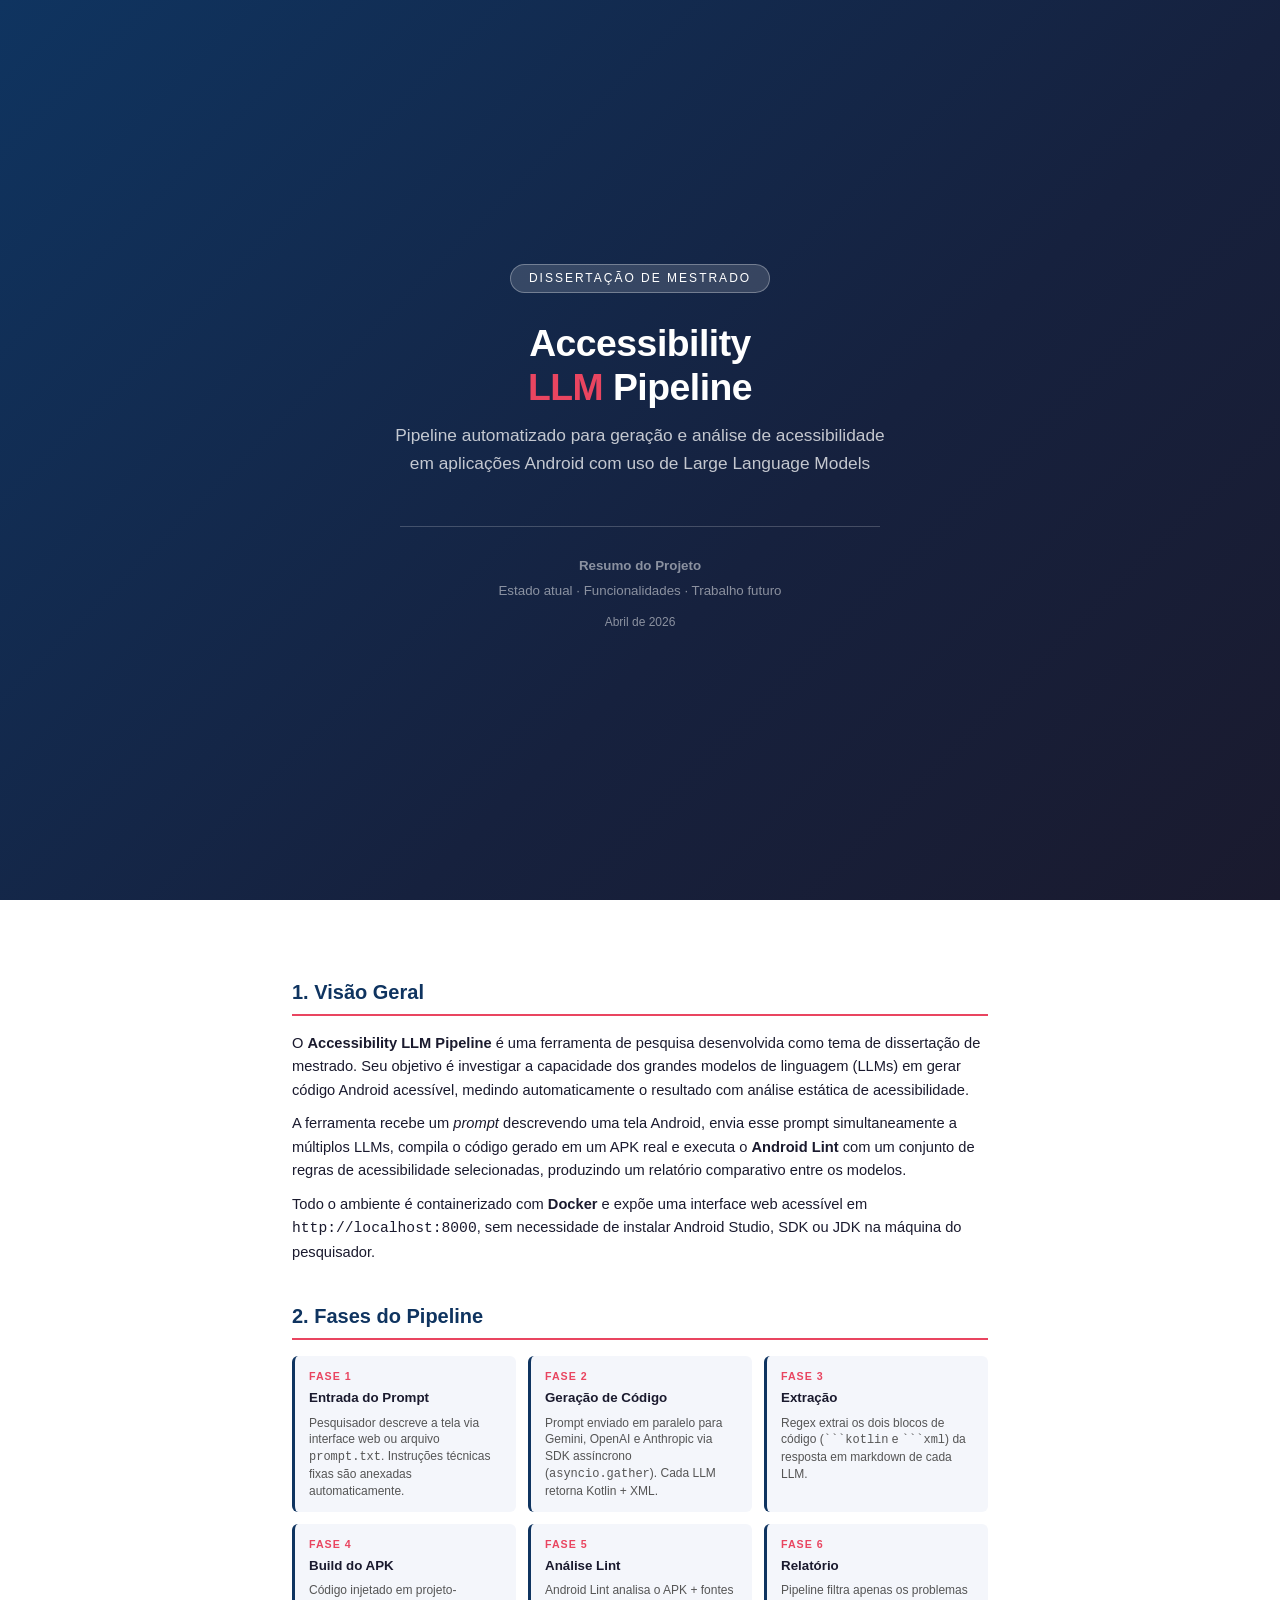
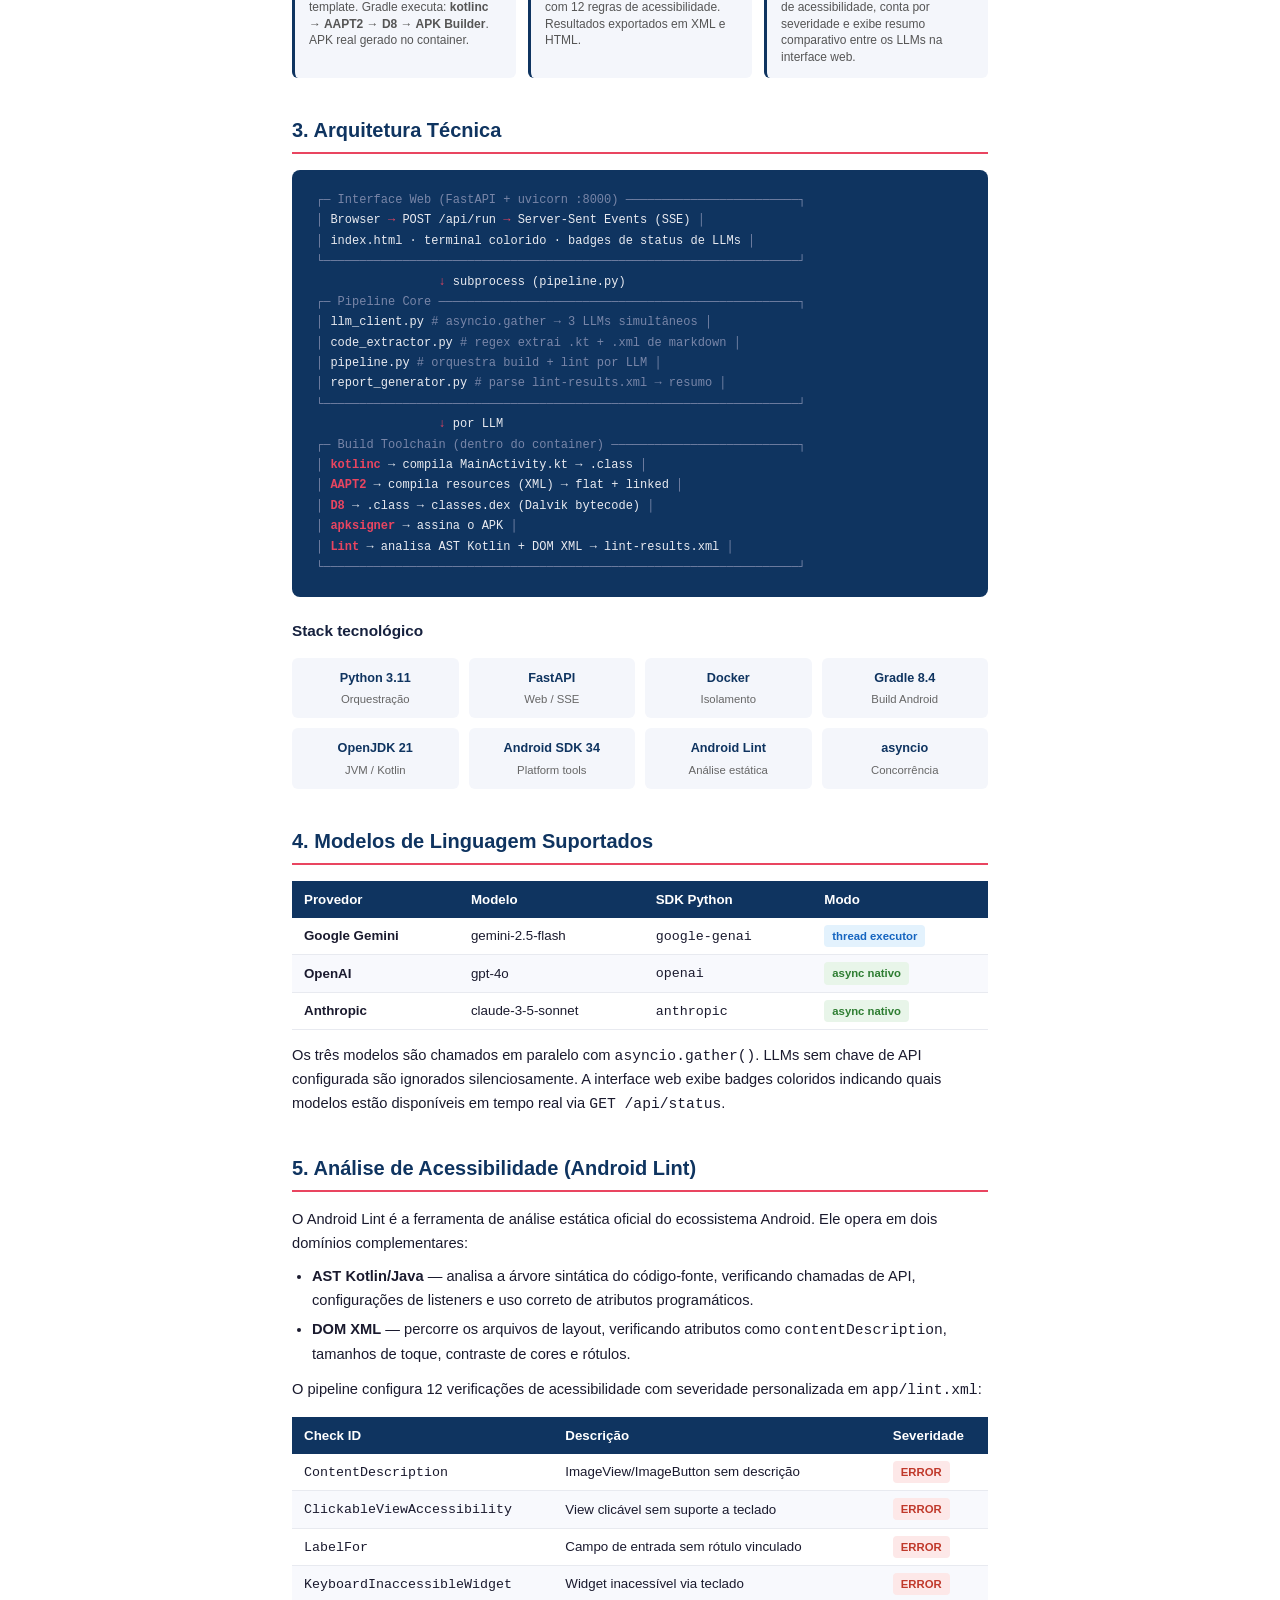
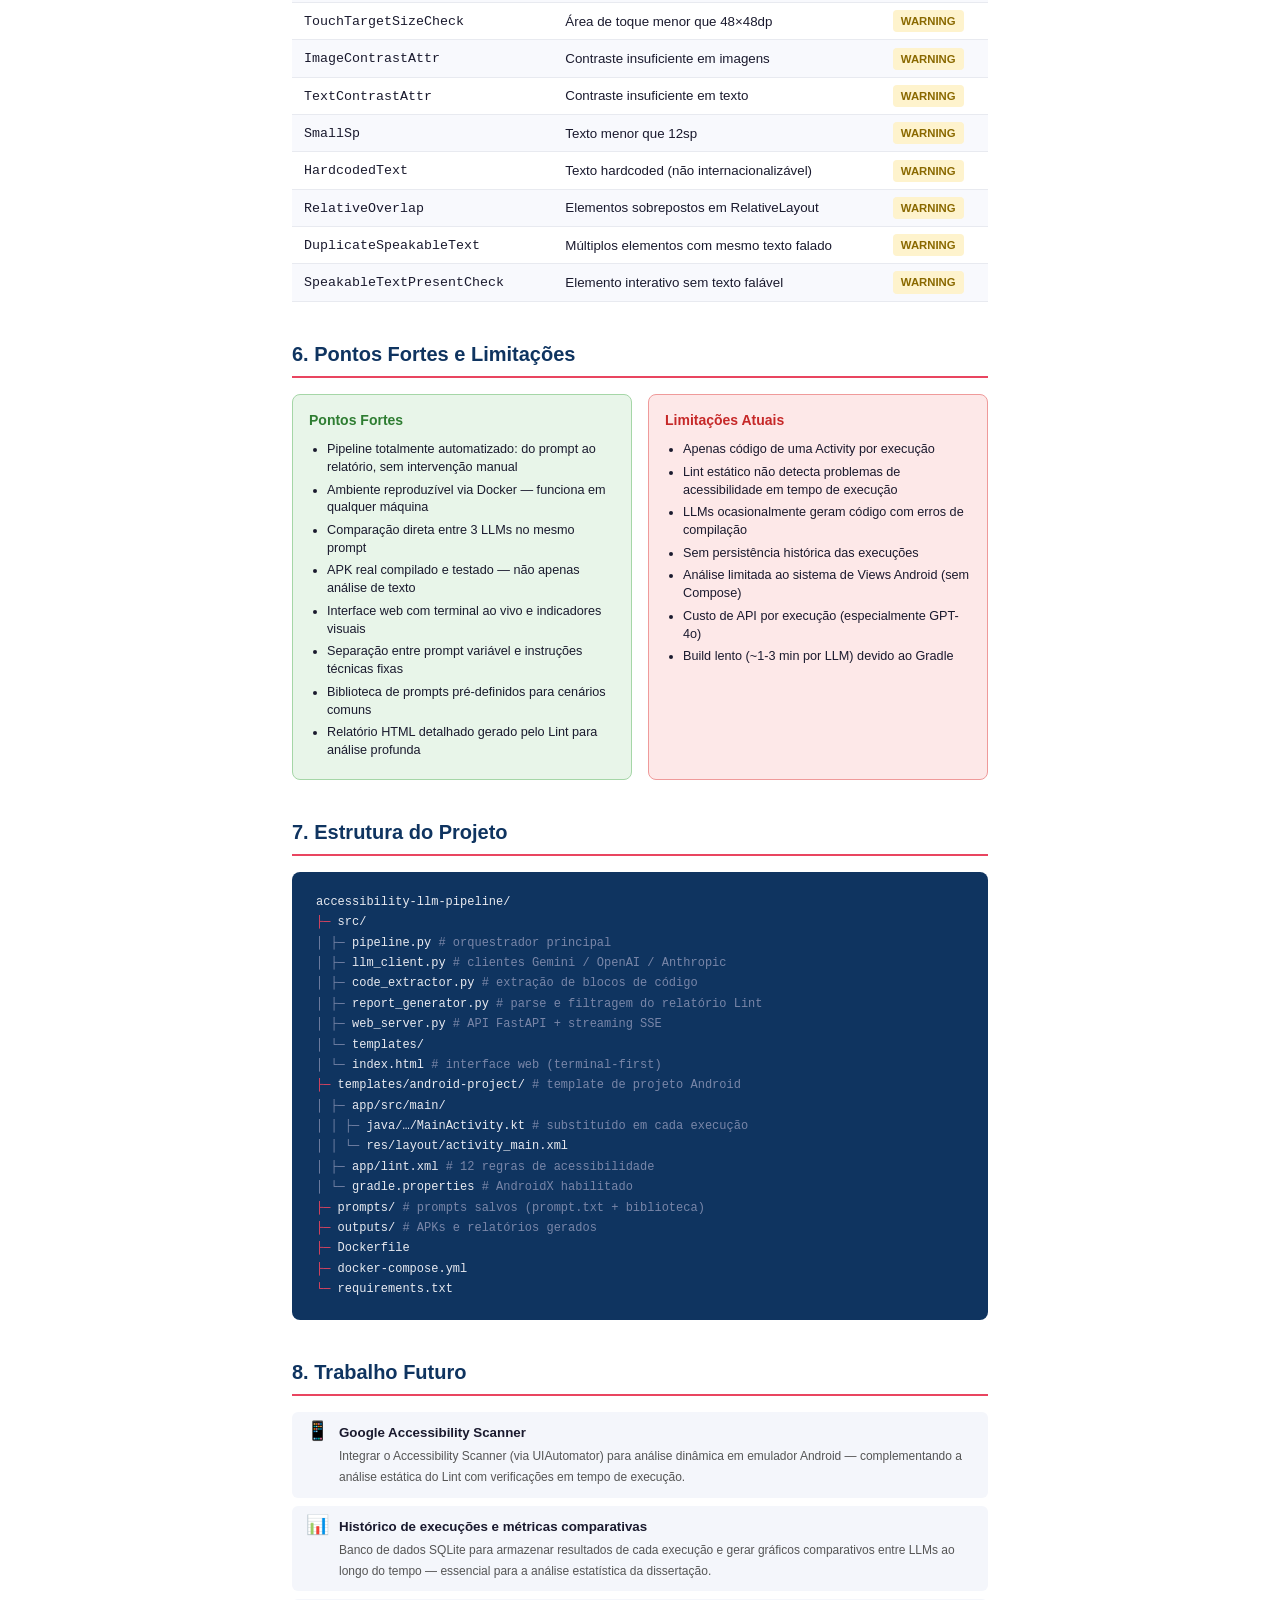
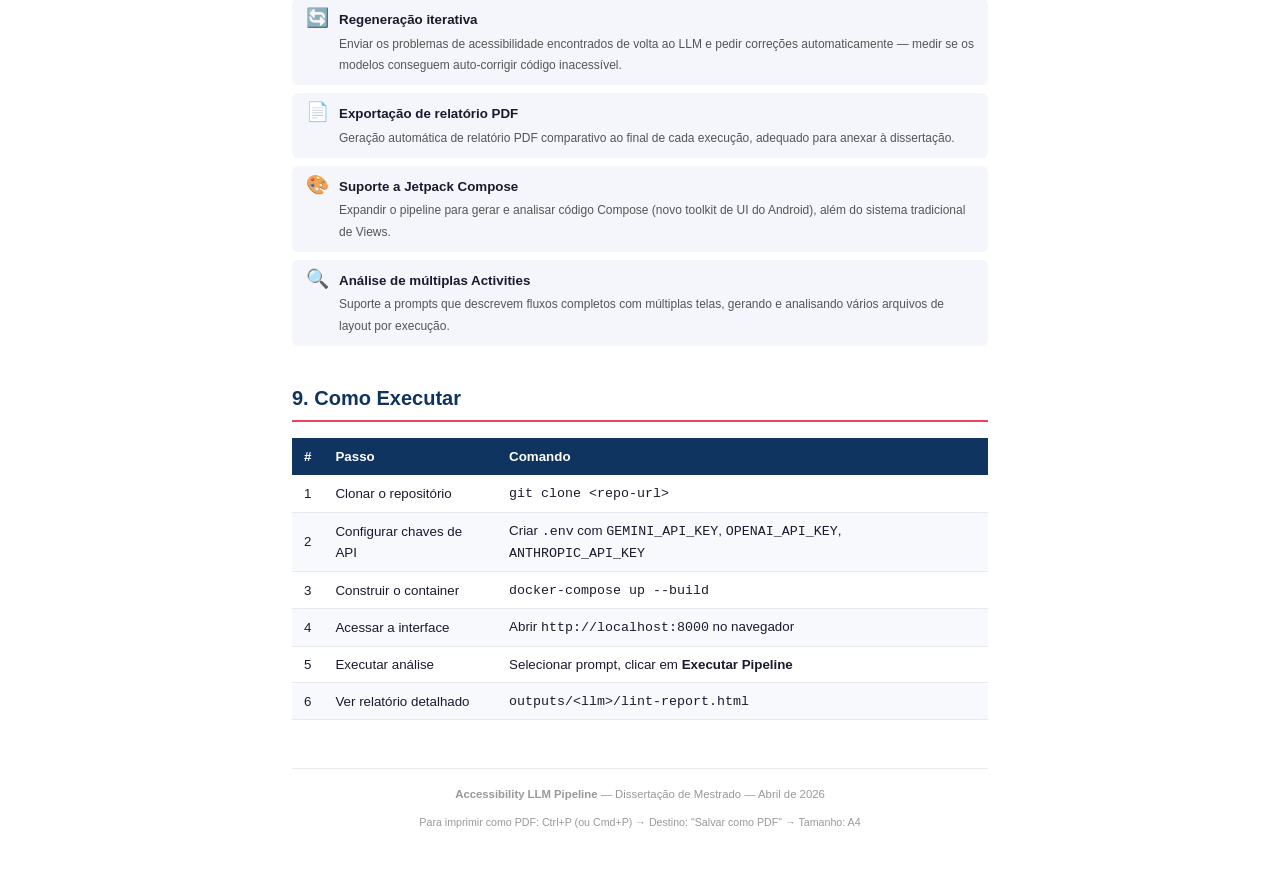
<file: project-summary.html>
<!DOCTYPE html>
<html lang="pt-BR">
<head>
  <meta charset="UTF-8" />
  <meta name="viewport" content="width=device-width, initial-scale=1.0" />
  <title>Accessibility LLM Pipeline — Resumo do Projeto</title>
  <style>
    /* ── Reset & base ─────────────────────────────────── */
    *, *::before, *::after { box-sizing: border-box; margin: 0; padding: 0; }

    body {
      font-family: 'Segoe UI', Arial, sans-serif;
      font-size: 11pt;
      line-height: 1.6;
      color: #1a1a2e;
      background: #fff;
      padding: 0;
    }

    /* ── Print setup ─────────────────────────────────── */
    @page {
      size: A4;
      margin: 20mm 18mm 20mm 18mm;
    }

    @media print {
      body { font-size: 10pt; }
      .cover { page-break-after: always; }
      section { page-break-inside: avoid; }
      h2 { page-break-after: avoid; }
      .no-break { page-break-inside: avoid; }
    }

    /* ── Cover page ─────────────────────────────────── */
    .cover {
      display: flex;
      flex-direction: column;
      justify-content: center;
      align-items: center;
      min-height: 100vh;
      text-align: center;
      background: linear-gradient(135deg, #0f3460 0%, #16213e 60%, #1a1a2e 100%);
      color: #fff;
      padding: 60px 40px;
    }

    .cover .badge {
      display: inline-block;
      background: rgba(255,255,255,0.15);
      border: 1px solid rgba(255,255,255,0.3);
      border-radius: 20px;
      padding: 4px 18px;
      font-size: 9pt;
      letter-spacing: 2px;
      text-transform: uppercase;
      margin-bottom: 28px;
    }

    .cover h1 {
      font-size: 28pt;
      font-weight: 700;
      line-height: 1.2;
      margin-bottom: 12px;
      letter-spacing: -0.5px;
    }

    .cover h1 span { color: #e94560; }

    .cover .subtitle {
      font-size: 13pt;
      color: rgba(255,255,255,0.75);
      margin-bottom: 48px;
      max-width: 520px;
    }

    .cover .meta {
      font-size: 10pt;
      color: rgba(255,255,255,0.5);
      border-top: 1px solid rgba(255,255,255,0.2);
      padding-top: 24px;
      width: 100%;
      max-width: 480px;
    }

    .cover .meta p { margin: 4px 0; }

    /* ── Content pages ─────────────────────────────── */
    .content {
      max-width: 760px;
      margin: 0 auto;
      padding: 40px 32px;
    }

    /* ── Headings ─────────────────────────────────── */
    h2 {
      font-size: 15pt;
      font-weight: 700;
      color: #0f3460;
      border-bottom: 2px solid #e94560;
      padding-bottom: 6px;
      margin: 36px 0 16px;
    }

    h3 {
      font-size: 11.5pt;
      font-weight: 600;
      color: #16213e;
      margin: 22px 0 8px;
    }

    p { margin-bottom: 10px; }

    /* ── Phase cards ─────────────────────────────── */
    .phases {
      display: grid;
      grid-template-columns: repeat(3, 1fr);
      gap: 12px;
      margin: 16px 0;
    }

    .phase-card {
      background: #f4f6fb;
      border-left: 3px solid #0f3460;
      border-radius: 6px;
      padding: 12px 14px;
    }

    .phase-card .num {
      font-size: 8pt;
      font-weight: 700;
      color: #e94560;
      text-transform: uppercase;
      letter-spacing: 1px;
    }

    .phase-card .title {
      font-weight: 600;
      font-size: 10pt;
      margin: 2px 0 6px;
    }

    .phase-card .desc {
      font-size: 9pt;
      color: #555;
      line-height: 1.4;
    }

    /* ── Tables ──────────────────────────────────── */
    table {
      width: 100%;
      border-collapse: collapse;
      margin: 14px 0;
      font-size: 10pt;
    }

    th {
      background: #0f3460;
      color: #fff;
      padding: 8px 12px;
      text-align: left;
      font-weight: 600;
    }

    td {
      padding: 7px 12px;
      border-bottom: 1px solid #e8eaf0;
    }

    tr:nth-child(even) td { background: #f8f9fd; }

    .tag {
      display: inline-block;
      border-radius: 4px;
      padding: 2px 8px;
      font-size: 8.5pt;
      font-weight: 600;
    }

    .tag-error  { background: #fde8e8; color: #c0392b; }
    .tag-warn   { background: #fef3cd; color: #8a6900; }
    .tag-ok     { background: #e8f5e9; color: #2e7d32; }
    .tag-blue   { background: #e3f2fd; color: #1565c0; }

    /* ── Two-column pros/cons ────────────────────── */
    .two-col {
      display: grid;
      grid-template-columns: 1fr 1fr;
      gap: 16px;
      margin: 14px 0;
    }

    .box {
      border-radius: 8px;
      padding: 14px 16px;
    }

    .box-green { background: #e8f5e9; border: 1px solid #a5d6a7; }
    .box-red   { background: #fde8e8; border: 1px solid #ef9a9a; }

    .box h3 { margin: 0 0 10px; font-size: 10.5pt; }
    .box-green h3 { color: #2e7d32; }
    .box-red   h3 { color: #c62828; }

    .box ul { padding-left: 18px; }
    .box ul li { font-size: 9.5pt; margin-bottom: 5px; line-height: 1.4; }

    /* ── Future work list ────────────────────────── */
    .future-list {
      list-style: none;
      padding: 0;
      margin: 14px 0;
    }

    .future-list li {
      display: flex;
      align-items: flex-start;
      gap: 10px;
      padding: 10px 14px;
      background: #f4f6fb;
      border-radius: 6px;
      margin-bottom: 8px;
      font-size: 10pt;
    }

    .future-list li .icon {
      font-size: 14pt;
      line-height: 1;
      flex-shrink: 0;
    }

    .future-list li .text strong {
      display: block;
      font-size: 10pt;
      margin-bottom: 2px;
    }

    .future-list li .text span {
      font-size: 9pt;
      color: #555;
    }

    /* ── Arch diagram box ────────────────────────── */
    .arch {
      background: #0f3460;
      color: #e8eaf0;
      border-radius: 8px;
      padding: 20px 24px;
      font-family: 'Courier New', monospace;
      font-size: 9pt;
      line-height: 1.7;
      margin: 16px 0;
      overflow: hidden;
    }

    .arch .accent { color: #e94560; font-weight: bold; }
    .arch .dim    { color: #7986a8; }

    /* ── Stack grid ─────────────────────────────── */
    .stack-grid {
      display: grid;
      grid-template-columns: repeat(4, 1fr);
      gap: 10px;
      margin: 14px 0;
    }

    .stack-item {
      background: #f4f6fb;
      border-radius: 6px;
      padding: 10px;
      text-align: center;
      font-size: 9pt;
    }

    .stack-item .sname { font-weight: 700; font-size: 9.5pt; color: #0f3460; }
    .stack-item .srole { color: #666; font-size: 8.5pt; margin-top: 2px; }

    /* ── Footer ─────────────────────────────────── */
    .footer {
      text-align: center;
      font-size: 8.5pt;
      color: #999;
      border-top: 1px solid #e8eaf0;
      margin-top: 48px;
      padding-top: 16px;
    }
  </style>
</head>
<body>

<!-- ══════════════════════════════════════════════════════════
     CAPA
     ══════════════════════════════════════════════════════════ -->
<div class="cover">
  <div class="badge">Dissertação de Mestrado</div>
  <h1>Accessibility<br/><span>LLM</span> Pipeline</h1>
  <p class="subtitle">
    Pipeline automatizado para geração e análise de acessibilidade<br/>
    em aplicações Android com uso de Large Language Models
  </p>
  <div class="meta">
    <p><strong>Resumo do Projeto</strong></p>
    <p>Estado atual · Funcionalidades · Trabalho futuro</p>
    <p style="margin-top:12px; font-size:9pt;">Abril de 2026</p>
  </div>
</div>

<!-- ══════════════════════════════════════════════════════════
     CONTEÚDO
     ══════════════════════════════════════════════════════════ -->
<div class="content">

  <!-- ── 1. Visão geral ─────────────────────────────────── -->
  <h2>1. Visão Geral</h2>
  <p>
    O <strong>Accessibility LLM Pipeline</strong> é uma ferramenta de pesquisa desenvolvida como
    tema de dissertação de mestrado. Seu objetivo é investigar a capacidade dos grandes modelos de
    linguagem (LLMs) em gerar código Android acessível, medindo automaticamente o resultado com
    análise estática de acessibilidade.
  </p>
  <p>
    A ferramenta recebe um <em>prompt</em> descrevendo uma tela Android, envia esse prompt
    simultaneamente a múltiplos LLMs, compila o código gerado em um APK real e executa o
    <strong>Android Lint</strong> com um conjunto de regras de acessibilidade selecionadas, produzindo
    um relatório comparativo entre os modelos.
  </p>
  <p>
    Todo o ambiente é containerizado com <strong>Docker</strong> e expõe uma interface web acessível
    em <code>http://localhost:8000</code>, sem necessidade de instalar Android Studio, SDK ou JDK
    na máquina do pesquisador.
  </p>

  <!-- ── 2. Pipeline ───────────────────────────────────── -->
  <h2>2. Fases do Pipeline</h2>

  <div class="phases">
    <div class="phase-card">
      <div class="num">Fase 1</div>
      <div class="title">Entrada do Prompt</div>
      <div class="desc">Pesquisador descreve a tela via interface web ou arquivo <code>prompt.txt</code>. Instruções técnicas fixas são anexadas automaticamente.</div>
    </div>
    <div class="phase-card">
      <div class="num">Fase 2</div>
      <div class="title">Geração de Código</div>
      <div class="desc">Prompt enviado em paralelo para Gemini, OpenAI e Anthropic via SDK assíncrono (<code>asyncio.gather</code>). Cada LLM retorna Kotlin + XML.</div>
    </div>
    <div class="phase-card">
      <div class="num">Fase 3</div>
      <div class="title">Extração</div>
      <div class="desc">Regex extrai os dois blocos de código (<code>```kotlin</code> e <code>```xml</code>) da resposta em markdown de cada LLM.</div>
    </div>
    <div class="phase-card">
      <div class="num">Fase 4</div>
      <div class="title">Build do APK</div>
      <div class="desc">Código injetado em projeto-template. Gradle executa: <strong>kotlinc → AAPT2 → D8 → APK Builder</strong>. APK real gerado no container.</div>
    </div>
    <div class="phase-card">
      <div class="num">Fase 5</div>
      <div class="title">Análise Lint</div>
      <div class="desc">Android Lint analisa o APK + fontes com 12 regras de acessibilidade. Resultados exportados em XML e HTML.</div>
    </div>
    <div class="phase-card">
      <div class="num">Fase 6</div>
      <div class="title">Relatório</div>
      <div class="desc">Pipeline filtra apenas os problemas de acessibilidade, conta por severidade e exibe resumo comparativo entre os LLMs na interface web.</div>
    </div>
  </div>

  <!-- ── 3. Arquitetura técnica ─────────────────────────── -->
  <h2>3. Arquitetura Técnica</h2>

  <div class="arch">
    <span class="dim">┌─ Interface Web (FastAPI + uvicorn :8000) ────────────────────────┐</span><br/>
    <span class="dim">│</span>  Browser <span class="accent">→</span> POST /api/run  <span class="accent">→</span>  Server-Sent Events (SSE)           <span class="dim">│</span><br/>
    <span class="dim">│</span>  index.html · terminal colorido · badges de status de LLMs        <span class="dim">│</span><br/>
    <span class="dim">└──────────────────────────────────────────────────────────────────┘</span><br/>
    &nbsp;&nbsp;&nbsp;&nbsp;&nbsp;&nbsp;&nbsp;&nbsp;&nbsp;&nbsp;&nbsp;&nbsp;&nbsp;&nbsp;&nbsp;&nbsp;&nbsp;<span class="accent">↓</span>  subprocess (pipeline.py)<br/>
    <span class="dim">┌─ Pipeline Core ──────────────────────────────────────────────────┐</span><br/>
    <span class="dim">│</span>  llm_client.py   <span class="dim"># asyncio.gather → 3 LLMs simultâneos</span>           <span class="dim">│</span><br/>
    <span class="dim">│</span>  code_extractor.py  <span class="dim"># regex extrai .kt + .xml de markdown</span>         <span class="dim">│</span><br/>
    <span class="dim">│</span>  pipeline.py     <span class="dim"># orquestra build + lint por LLM</span>                  <span class="dim">│</span><br/>
    <span class="dim">│</span>  report_generator.py  <span class="dim"># parse lint-results.xml → resumo</span>            <span class="dim">│</span><br/>
    <span class="dim">└──────────────────────────────────────────────────────────────────┘</span><br/>
    &nbsp;&nbsp;&nbsp;&nbsp;&nbsp;&nbsp;&nbsp;&nbsp;&nbsp;&nbsp;&nbsp;&nbsp;&nbsp;&nbsp;&nbsp;&nbsp;&nbsp;<span class="accent">↓</span>  por LLM<br/>
    <span class="dim">┌─ Build Toolchain (dentro do container) ──────────────────────────┐</span><br/>
    <span class="dim">│</span>  <span class="accent">kotlinc</span>   → compila MainActivity.kt → .class                     <span class="dim">│</span><br/>
    <span class="dim">│</span>  <span class="accent">AAPT2</span>    → compila resources (XML) → flat + linked              <span class="dim">│</span><br/>
    <span class="dim">│</span>  <span class="accent">D8</span>       → .class → classes.dex (Dalvik bytecode)               <span class="dim">│</span><br/>
    <span class="dim">│</span>  <span class="accent">apksigner</span> → assina o APK                                        <span class="dim">│</span><br/>
    <span class="dim">│</span>  <span class="accent">Lint</span>     → analisa AST Kotlin + DOM XML → lint-results.xml      <span class="dim">│</span><br/>
    <span class="dim">└──────────────────────────────────────────────────────────────────┘</span>
  </div>

  <h3>Stack tecnológico</h3>
  <div class="stack-grid">
    <div class="stack-item"><div class="sname">Python 3.11</div><div class="srole">Orquestração</div></div>
    <div class="stack-item"><div class="sname">FastAPI</div><div class="srole">Web / SSE</div></div>
    <div class="stack-item"><div class="sname">Docker</div><div class="srole">Isolamento</div></div>
    <div class="stack-item"><div class="sname">Gradle 8.4</div><div class="srole">Build Android</div></div>
    <div class="stack-item"><div class="sname">OpenJDK 21</div><div class="srole">JVM / Kotlin</div></div>
    <div class="stack-item"><div class="sname">Android SDK 34</div><div class="srole">Platform tools</div></div>
    <div class="stack-item"><div class="sname">Android Lint</div><div class="srole">Análise estática</div></div>
    <div class="stack-item"><div class="sname">asyncio</div><div class="srole">Concorrência</div></div>
  </div>

  <!-- ── 4. LLMs ────────────────────────────────────────── -->
  <h2>4. Modelos de Linguagem Suportados</h2>

  <table>
    <thead>
      <tr><th>Provedor</th><th>Modelo</th><th>SDK Python</th><th>Modo</th></tr>
    </thead>
    <tbody>
      <tr>
        <td><strong>Google Gemini</strong></td>
        <td>gemini-2.5-flash</td>
        <td><code>google-genai</code></td>
        <td><span class="tag tag-blue">thread executor</span></td>
      </tr>
      <tr>
        <td><strong>OpenAI</strong></td>
        <td>gpt-4o</td>
        <td><code>openai</code></td>
        <td><span class="tag tag-ok">async nativo</span></td>
      </tr>
      <tr>
        <td><strong>Anthropic</strong></td>
        <td>claude-3-5-sonnet</td>
        <td><code>anthropic</code></td>
        <td><span class="tag tag-ok">async nativo</span></td>
      </tr>
    </tbody>
  </table>

  <p>
    Os três modelos são chamados em paralelo com <code>asyncio.gather()</code>. LLMs sem chave de API
    configurada são ignorados silenciosamente. A interface web exibe badges coloridos indicando quais
    modelos estão disponíveis em tempo real via <code>GET /api/status</code>.
  </p>

  <!-- ── 5. Análise de acessibilidade ───────────────────── -->
  <h2>5. Análise de Acessibilidade (Android Lint)</h2>

  <p>
    O Android Lint é a ferramenta de análise estática oficial do ecossistema Android. Ele opera
    em dois domínios complementares:
  </p>
  <ul style="padding-left:20px; margin-bottom:12px;">
    <li style="margin-bottom:6px;"><strong>AST Kotlin/Java</strong> — analisa a árvore sintática do código-fonte, verificando chamadas de API, configurações de listeners e uso correto de atributos programáticos.</li>
    <li style="margin-bottom:6px;"><strong>DOM XML</strong> — percorre os arquivos de layout, verificando atributos como <code>contentDescription</code>, tamanhos de toque, contraste de cores e rótulos.</li>
  </ul>

  <p>O pipeline configura 12 verificações de acessibilidade com severidade personalizada em <code>app/lint.xml</code>:</p>

  <table>
    <thead>
      <tr><th>Check ID</th><th>Descrição</th><th>Severidade</th></tr>
    </thead>
    <tbody>
      <tr><td><code>ContentDescription</code></td><td>ImageView/ImageButton sem descrição</td><td><span class="tag tag-error">ERROR</span></td></tr>
      <tr><td><code>ClickableViewAccessibility</code></td><td>View clicável sem suporte a teclado</td><td><span class="tag tag-error">ERROR</span></td></tr>
      <tr><td><code>LabelFor</code></td><td>Campo de entrada sem rótulo vinculado</td><td><span class="tag tag-error">ERROR</span></td></tr>
      <tr><td><code>KeyboardInaccessibleWidget</code></td><td>Widget inacessível via teclado</td><td><span class="tag tag-error">ERROR</span></td></tr>
      <tr><td><code>TouchTargetSizeCheck</code></td><td>Área de toque menor que 48×48dp</td><td><span class="tag tag-warn">WARNING</span></td></tr>
      <tr><td><code>ImageContrastAttr</code></td><td>Contraste insuficiente em imagens</td><td><span class="tag tag-warn">WARNING</span></td></tr>
      <tr><td><code>TextContrastAttr</code></td><td>Contraste insuficiente em texto</td><td><span class="tag tag-warn">WARNING</span></td></tr>
      <tr><td><code>SmallSp</code></td><td>Texto menor que 12sp</td><td><span class="tag tag-warn">WARNING</span></td></tr>
      <tr><td><code>HardcodedText</code></td><td>Texto hardcoded (não internacionalizável)</td><td><span class="tag tag-warn">WARNING</span></td></tr>
      <tr><td><code>RelativeOverlap</code></td><td>Elementos sobrepostos em RelativeLayout</td><td><span class="tag tag-warn">WARNING</span></td></tr>
      <tr><td><code>DuplicateSpeakableText</code></td><td>Múltiplos elementos com mesmo texto falado</td><td><span class="tag tag-warn">WARNING</span></td></tr>
      <tr><td><code>SpeakableTextPresentCheck</code></td><td>Elemento interativo sem texto falável</td><td><span class="tag tag-warn">WARNING</span></td></tr>
    </tbody>
  </table>

  <!-- ── 6. Pontos fortes / fracos ─────────────────────── -->
  <h2>6. Pontos Fortes e Limitações</h2>

  <div class="two-col">
    <div class="box box-green">
      <h3>Pontos Fortes</h3>
      <ul>
        <li>Pipeline totalmente automatizado: do prompt ao relatório, sem intervenção manual</li>
        <li>Ambiente reproduzível via Docker — funciona em qualquer máquina</li>
        <li>Comparação direta entre 3 LLMs no mesmo prompt</li>
        <li>APK real compilado e testado — não apenas análise de texto</li>
        <li>Interface web com terminal ao vivo e indicadores visuais</li>
        <li>Separação entre prompt variável e instruções técnicas fixas</li>
        <li>Biblioteca de prompts pré-definidos para cenários comuns</li>
        <li>Relatório HTML detalhado gerado pelo Lint para análise profunda</li>
      </ul>
    </div>
    <div class="box box-red">
      <h3>Limitações Atuais</h3>
      <ul>
        <li>Apenas código de uma Activity por execução</li>
        <li>Lint estático não detecta problemas de acessibilidade em tempo de execução</li>
        <li>LLMs ocasionalmente geram código com erros de compilação</li>
        <li>Sem persistência histórica das execuções</li>
        <li>Análise limitada ao sistema de Views Android (sem Compose)</li>
        <li>Custo de API por execução (especialmente GPT-4o)</li>
        <li>Build lento (~1-3 min por LLM) devido ao Gradle</li>
      </ul>
    </div>
  </div>

  <!-- ── 7. Estrutura do projeto ────────────────────────── -->
  <h2>7. Estrutura do Projeto</h2>

  <div class="arch">
    accessibility-llm-pipeline/<br/>
    <span class="accent">├─</span> src/<br/>
    <span class="dim">│  ├─</span> pipeline.py          <span class="dim"># orquestrador principal</span><br/>
    <span class="dim">│  ├─</span> llm_client.py        <span class="dim"># clientes Gemini / OpenAI / Anthropic</span><br/>
    <span class="dim">│  ├─</span> code_extractor.py    <span class="dim"># extração de blocos de código</span><br/>
    <span class="dim">│  ├─</span> report_generator.py  <span class="dim"># parse e filtragem do relatório Lint</span><br/>
    <span class="dim">│  ├─</span> web_server.py        <span class="dim"># API FastAPI + streaming SSE</span><br/>
    <span class="dim">│  └─</span> templates/<br/>
    <span class="dim">│     └─</span> index.html         <span class="dim"># interface web (terminal-first)</span><br/>
    <span class="accent">├─</span> templates/android-project/  <span class="dim"># template de projeto Android</span><br/>
    <span class="dim">│  ├─</span> app/src/main/<br/>
    <span class="dim">│  │  ├─</span> java/…/MainActivity.kt  <span class="dim"># substituído em cada execução</span><br/>
    <span class="dim">│  │  └─</span> res/layout/activity_main.xml<br/>
    <span class="dim">│  ├─</span> app/lint.xml         <span class="dim"># 12 regras de acessibilidade</span><br/>
    <span class="dim">│  └─</span> gradle.properties    <span class="dim"># AndroidX habilitado</span><br/>
    <span class="accent">├─</span> prompts/              <span class="dim"># prompts salvos (prompt.txt + biblioteca)</span><br/>
    <span class="accent">├─</span> outputs/              <span class="dim"># APKs e relatórios gerados</span><br/>
    <span class="accent">├─</span> Dockerfile<br/>
    <span class="accent">├─</span> docker-compose.yml<br/>
    <span class="accent">└─</span> requirements.txt
  </div>

  <!-- ── 8. Trabalho futuro ─────────────────────────────── -->
  <h2>8. Trabalho Futuro</h2>

  <ul class="future-list">
    <li>
      <div class="icon">📱</div>
      <div class="text">
        <strong>Google Accessibility Scanner</strong>
        <span>Integrar o Accessibility Scanner (via UIAutomator) para análise dinâmica em emulador Android — complementando a análise estática do Lint com verificações em tempo de execução.</span>
      </div>
    </li>
    <li>
      <div class="icon">📊</div>
      <div class="text">
        <strong>Histórico de execuções e métricas comparativas</strong>
        <span>Banco de dados SQLite para armazenar resultados de cada execução e gerar gráficos comparativos entre LLMs ao longo do tempo — essencial para a análise estatística da dissertação.</span>
      </div>
    </li>
    <li>
      <div class="icon">🔄</div>
      <div class="text">
        <strong>Regeneração iterativa</strong>
        <span>Enviar os problemas de acessibilidade encontrados de volta ao LLM e pedir correções automaticamente — medir se os modelos conseguem auto-corrigir código inacessível.</span>
      </div>
    </li>
    <li>
      <div class="icon">📄</div>
      <div class="text">
        <strong>Exportação de relatório PDF</strong>
        <span>Geração automática de relatório PDF comparativo ao final de cada execução, adequado para anexar à dissertação.</span>
      </div>
    </li>
    <li>
      <div class="icon">🎨</div>
      <div class="text">
        <strong>Suporte a Jetpack Compose</strong>
        <span>Expandir o pipeline para gerar e analisar código Compose (novo toolkit de UI do Android), além do sistema tradicional de Views.</span>
      </div>
    </li>
    <li>
      <div class="icon">🔍</div>
      <div class="text">
        <strong>Análise de múltiplas Activities</strong>
        <span>Suporte a prompts que descrevem fluxos completos com múltiplas telas, gerando e analisando vários arquivos de layout por execução.</span>
      </div>
    </li>
  </ul>

  <!-- ── 9. Como executar ────────────────────────────────── -->
  <h2>9. Como Executar</h2>

  <table>
    <thead>
      <tr><th>#</th><th>Passo</th><th>Comando</th></tr>
    </thead>
    <tbody>
      <tr><td>1</td><td>Clonar o repositório</td><td><code>git clone &lt;repo-url&gt;</code></td></tr>
      <tr><td>2</td><td>Configurar chaves de API</td><td>Criar <code>.env</code> com <code>GEMINI_API_KEY</code>, <code>OPENAI_API_KEY</code>, <code>ANTHROPIC_API_KEY</code></td></tr>
      <tr><td>3</td><td>Construir o container</td><td><code>docker-compose up --build</code></td></tr>
      <tr><td>4</td><td>Acessar a interface</td><td>Abrir <code>http://localhost:8000</code> no navegador</td></tr>
      <tr><td>5</td><td>Executar análise</td><td>Selecionar prompt, clicar em <strong>Executar Pipeline</strong></td></tr>
      <tr><td>6</td><td>Ver relatório detalhado</td><td><code>outputs/&lt;llm&gt;/lint-report.html</code></td></tr>
    </tbody>
  </table>

  <!-- ── Rodapé ────────────────────────────────────────── -->
  <div class="footer">
    <p><strong>Accessibility LLM Pipeline</strong> &mdash; Dissertação de Mestrado &mdash; Abril de 2026</p>
    <p style="margin-top:4px; font-size:8pt;">
      Para imprimir como PDF: Ctrl+P (ou Cmd+P) &rarr; Destino: "Salvar como PDF" &rarr; Tamanho: A4
    </p>
  </div>

</div><!-- /content -->
</body>
</html>
</file>
